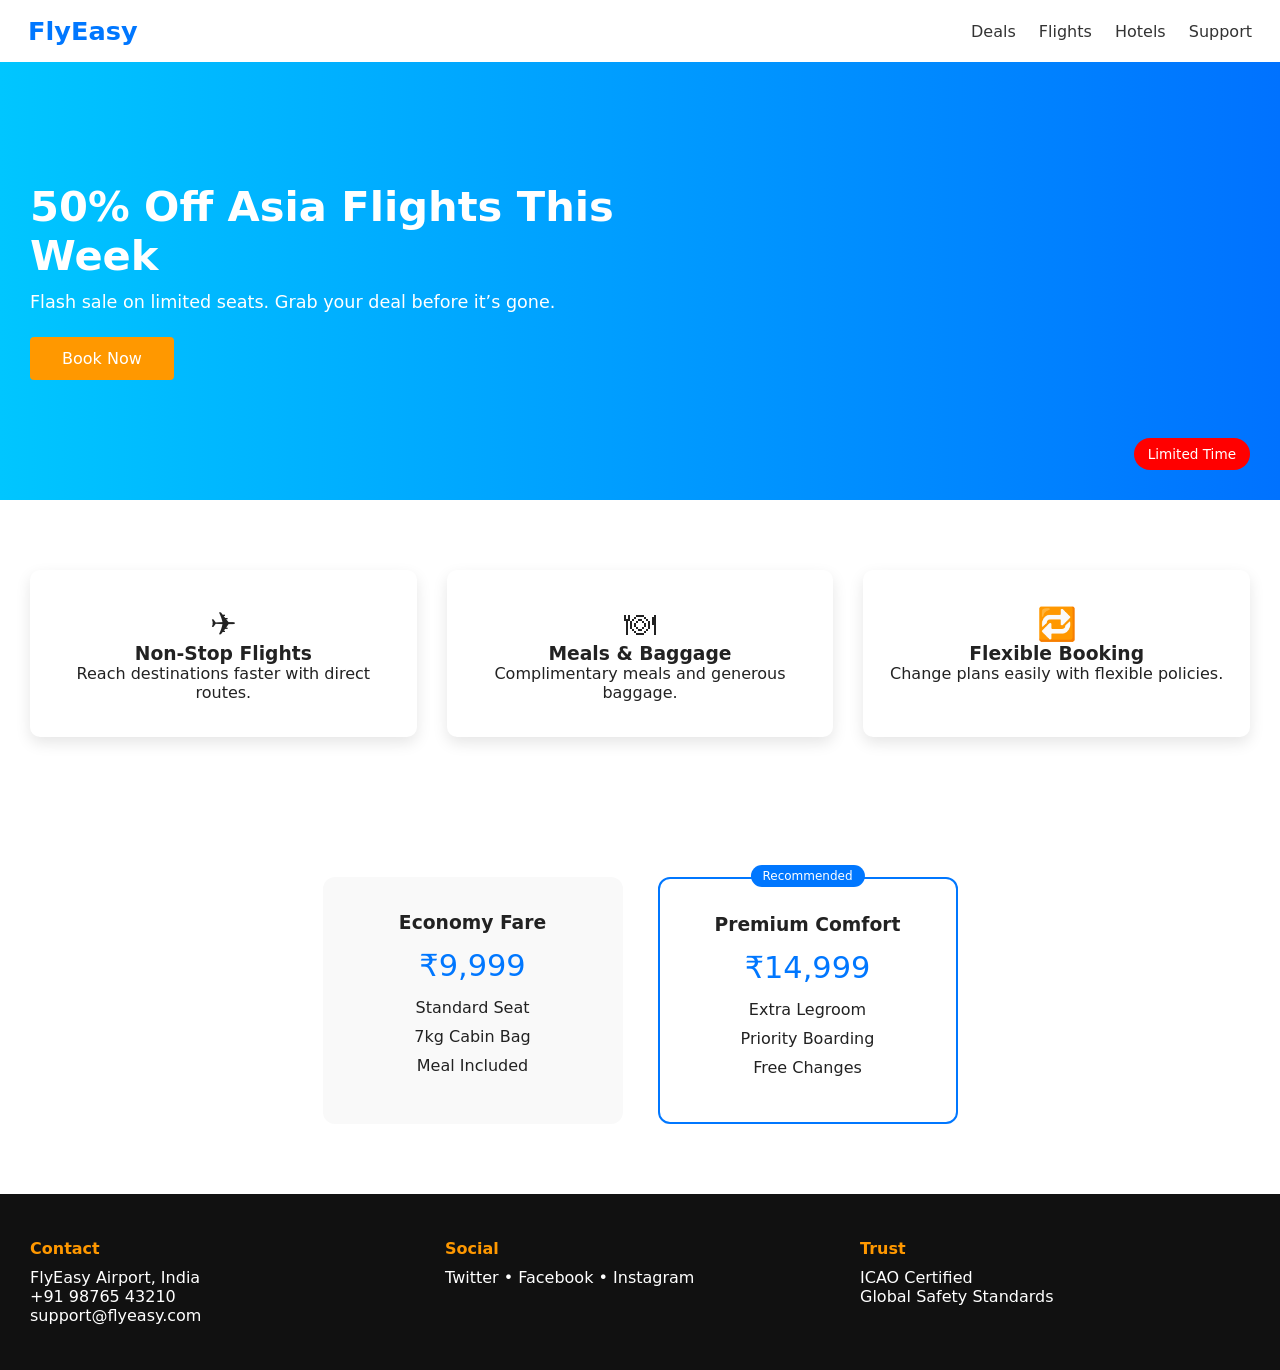
<file: Flyeasy/index.html>
<!DOCTYPE html>
<html lang="en">
<head>
  <meta charset="UTF-8" />
  <meta name="viewport" content="width=device-width, initial-scale=1.0" />
  <title>FlyEasy Flash Sale</title>
  <link rel="stylesheet" href="styles.css">
</head>
<body>
  <header class="header">
    <div class="brand">FlyEasy</div>

    <input type="checkbox" id="nav-toggle">
    <label for="nav-toggle" class="hamburger">☰</label>

    <nav class="nav">
      <a href="#">Deals</a>
      <a href="#">Flights</a>
      <a href="#">Hotels</a>
      <a href="#">Support</a>
    </nav>
  </header>
  <main class="hero">
    <div class="hero-content">
      <h1>50% Off Asia Flights This Week</h1>
      <p>Flash sale on limited seats. Grab your deal before it’s gone.</p>
      <a href="#" class="cta">Book Now</a>
    </div>
    <div class="sale-tag">Limited Time</div>
  </main>
  <section class="features">
    <div class="feature">
      <span class="icon">✈</span>
      <h3>Non-Stop Flights</h3>
      <p>Reach destinations faster with direct routes.</p>
    </div>

    <div class="feature">
      <span class="icon">🍽</span>
      <h3>Meals & Baggage</h3>
      <p>Complimentary meals and generous baggage.</p>
    </div>

    <div class="feature">
      <span class="icon">🔁</span>
      <h3>Flexible Booking</h3>
      <p>Change plans easily with flexible policies.</p>
    </div>
  </section>
  <section class="pricing">
    <article class="card">
      <h3>Economy Fare</h3>
      <p class="amount">₹9,999</p>
      <ul>
        <li>Standard Seat</li>
        <li>7kg Cabin Bag</li>
        <li>Meal Included</li>
      </ul>
    </article>

    <article class="card highlight">
      <span class="tag">Recommended</span>
      <h3>Premium Comfort</h3>
      <p class="amount">₹14,999</p>
      <ul>
        <li>Extra Legroom</li>
        <li>Priority Boarding</li>
        <li>Free Changes</li>
      </ul>
    </article>
  </section>
  <footer class="footer">
    <div>
      <h4>Contact</h4>
      <p>FlyEasy Airport, India</p>
      <p>+91 98765 43210</p>
      <p>support@flyeasy.com</p>
    </div>

    <div>
      <h4>Social</h4>
      <p>Twitter • Facebook • Instagram</p>
    </div>

    <div>
      <h4>Trust</h4>
      <p>ICAO Certified</p>
      <p>Global Safety Standards</p>
    </div>
  </footer>

</body>
</html>
</file>
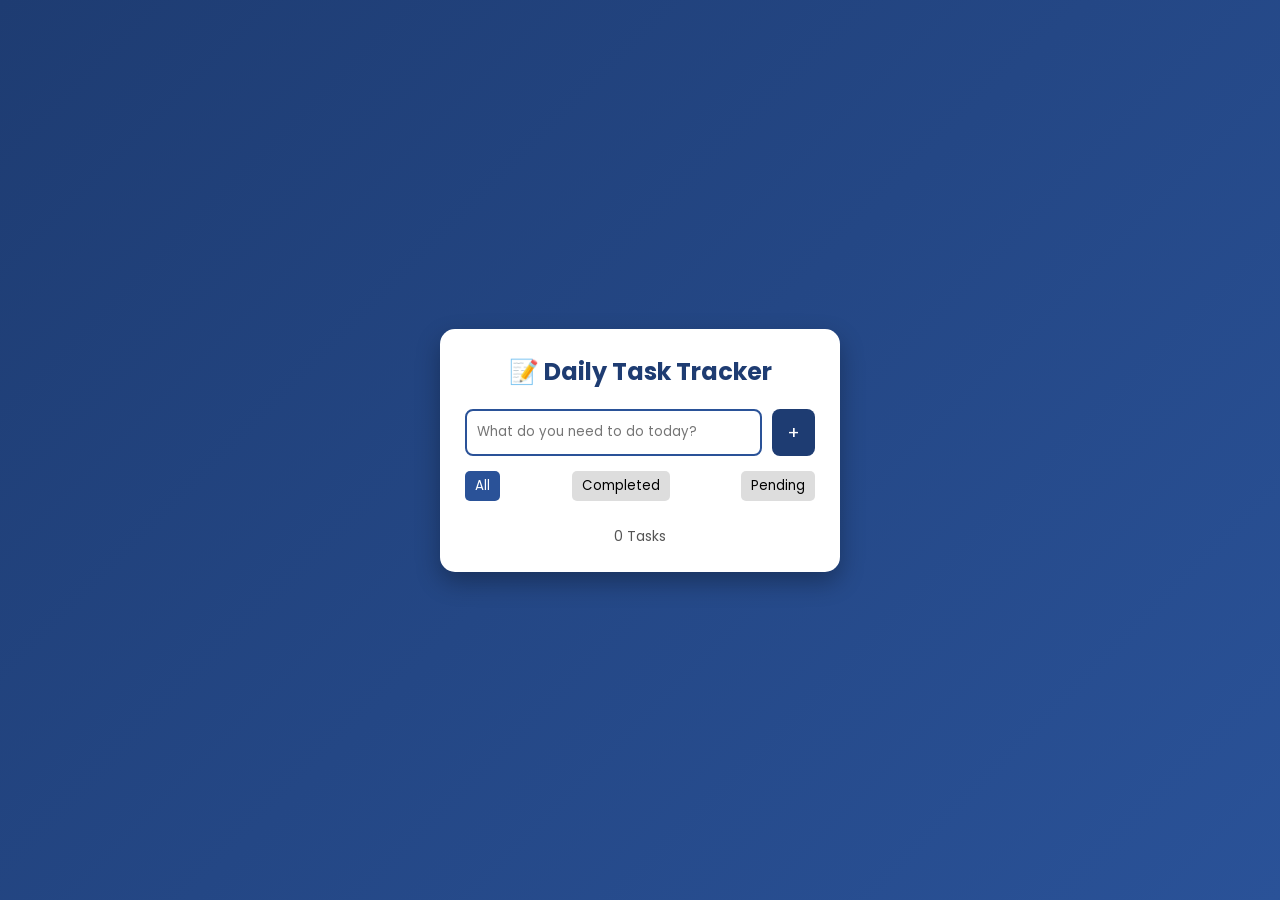
<file: Todolist/todo.html>
<!DOCTYPE html>
<html lang="en">
<head>
    <meta charset="UTF-8">
    <title>Task Tracker</title>
    <link rel="stylesheet" href="todo.css">
    <link href="https://fonts.googleapis.com/css2?family=Poppins:wght@300;400;600&display=swap" rel="stylesheet">
</head>
<body>

    <div class="app">
        <h2>📝 Daily Task Tracker</h2>

        <div class="task-input">
            <input type="text" id="taskField" placeholder="What do you need to do today?">
            <button id="addTaskBtn">+</button>
        </div>

        <div class="filters">
            <button class="filter active" data-filter="all">All</button>
            <button class="filter" data-filter="completed">Completed</button>
            <button class="filter" data-filter="pending">Pending</button>
        </div>

        <ul id="tasks"></ul>

        <p id="taskCounter">0 Tasks</p>
    </div>

    <script src="todo.js"></script>
</body>
</html>
</file>
<file: Flyeasy/styles.css>
* {
  margin: 0;
  padding: 0;
  box-sizing: border-box;
  font-family: system-ui, sans-serif;
}

body {
  color: #222;
}
.header {
  position: sticky;
  top: 0;
  background: #ffffff;
  display: flex;
  align-items: center;
  justify-content: space-between;
  padding: 16px 28px;
  box-shadow: 0 2px 10px rgba(0,0,0,0.1);
}

.brand {
  font-size: 1.6rem;
  font-weight: 700;
  color: #0077ff;
}

.nav a {
  margin-left: 18px;
  text-decoration: none;
  color: #333;
}

.nav a:hover {
  color: #0077ff;
}

#nav-toggle {
  display: none;
}

.hamburger {
  display: none;
  font-size: 24px;
  cursor: pointer;
}
.hero {
  background: linear-gradient(to right, #00c6ff, #0072ff);
  color: white;
  padding: 120px 30px;
  position: relative;
}

.hero-content {
  max-width: 600px;
}

.hero h1 {
  font-size: 2.6rem;
  margin-bottom: 12px;
}

.hero p {
  margin-bottom: 25px;
  font-size: 1.1rem;
}

.cta {
  background: #ff9800;
  color: white;
  padding: 12px 32px;
  text-decoration: none;
  border-radius: 4px;
  display: inline-block;
  transition: transform 0.3s, box-shadow 0.3s;
}

.cta:hover {
  transform: translateY(-3px);
  box-shadow: 0 10px 20px rgba(0,0,0,0.3);
}

.sale-tag {
  position: absolute;
  bottom: 30px;
  right: 30px;
  background: red;
  padding: 8px 14px;
  border-radius: 20px;
  font-size: 0.85rem;
}
.features {
  display: grid;
  grid-template-columns: repeat(3, 1fr);
  padding: 70px 30px;
  gap: 30px;
}

.feature {
  text-align: center;
  padding: 35px 20px;
  background: white;
  border-radius: 10px;
  box-shadow: 0 6px 15px rgba(0,0,0,0.1);
  transition: transform 0.3s;
}

.feature:hover {
  transform: scale(1.05);
}

.icon {
  font-size: 2rem;
}
.pricing {
  display: flex;
  justify-content: center;
  gap: 35px;
  padding: 70px 30px;
}

.card {
  width: 300px;
  background: #f9f9f9;
  padding: 35px;
  border-radius: 12px;
  text-align: center;
  transition: transform 0.3s, box-shadow 0.3s;
}

.card:hover {
  transform: translateY(-6px);
  box-shadow: 0 14px 30px rgba(0,0,0,0.15);
}

.amount {
  font-size: 1.9rem;
  color: #0077ff;
  margin: 15px 0;
}

.card ul {
  list-style: none;
}

.card li {
  margin: 10px 0;
}

.highlight {
  background: #ffffff;
  border: 2px solid #0077ff;
  position: relative;
}

.tag {
  position: absolute;
  top: -14px;
  left: 50%;
  transform: translateX(-50%);
  background: #0077ff;
  color: white;
  padding: 4px 12px;
  font-size: 0.75rem;
  border-radius: 12px;
}
.footer {
  background: #111;
  color: white;
  display: grid;
  grid-template-columns: repeat(3, 1fr);
  gap: 25px;
  padding: 45px 30px;
}

.footer h4 {
  color: #ff9800;
  margin-bottom: 10px;
}
@media (max-width: 768px) {
  .features {
    grid-template-columns: 1fr;
  }

  .pricing {
    flex-direction: column;
    align-items: center;
  }

  .hamburger {
    display: block;
  }

  .nav {
    display: none;
    flex-direction: column;
    position: absolute;
    top: 60px;
    left: 0;
    width: 100%;
    background: white;
  }

  .nav a {
    padding: 14px;
    border-top: 1px solid #ddd;
  }

  #nav-toggle:checked + .hamburger + .nav {
    display: flex;
  }

  .footer {
    grid-template-columns: 1fr;
    text-align: center;
  }
}
</file>
<file: Todolist/todo.css>
* {
    margin: 0;
    padding: 0;
    box-sizing: border-box;
    font-family: 'Poppins', sans-serif;
}

body {
    height: 100vh;
    background: linear-gradient(135deg, #1e3c72, #2a5298);
    display: flex;
    justify-content: center;
    align-items: center;
}

.app {
    background: #ffffff;
    width: 400px;
    padding: 25px;
    border-radius: 15px;
    box-shadow: 0 10px 25px rgba(0, 0, 0, 0.3);
}

h2 {
    text-align: center;
    margin-bottom: 20px;
    color: #1e3c72;
}

.task-input {
    display: flex;
    gap: 10px;
    margin-bottom: 15px;
}

#taskField {
    flex: 1;
    padding: 10px;
    border-radius: 8px;
    border: 2px solid #2a5298;
    outline: none;
}

#addTaskBtn {
    padding: 10px 15px;
    background-color: #1e3c72;
    color: white;
    border: none;
    border-radius: 8px;
    cursor: pointer;
    font-size: 18px;
}

#addTaskBtn:hover {
    background-color: #16325c;
}

.filters {
    display: flex;
    justify-content: space-between;
    margin-bottom: 15px;
}

.filter {
    padding: 5px 10px;
    border: none;
    border-radius: 5px;
    cursor: pointer;
    background-color: #ddd;
}

.filter.active {
    background-color: #2a5298;
    color: white;
}

ul {
    list-style: none;
    max-height: 200px;
    overflow-y: auto;
}

li {
    background: #f1f5ff;
    padding: 8px 10px;
    margin-bottom: 8px;
    border-radius: 8px;
    display: flex;
    justify-content: space-between;
    align-items: center;
    transition: 0.3s;
}

li.completed span {
    text-decoration: line-through;
    color: gray;
}

.delete {
    background-color: crimson;
    border: none;
    color: white;
    padding: 4px 8px;
    border-radius: 5px;
    cursor: pointer;
}

#taskCounter {
    text-align: center;
    margin-top: 10px;
    font-size: 14px;
    color: #555;
}
</file>
